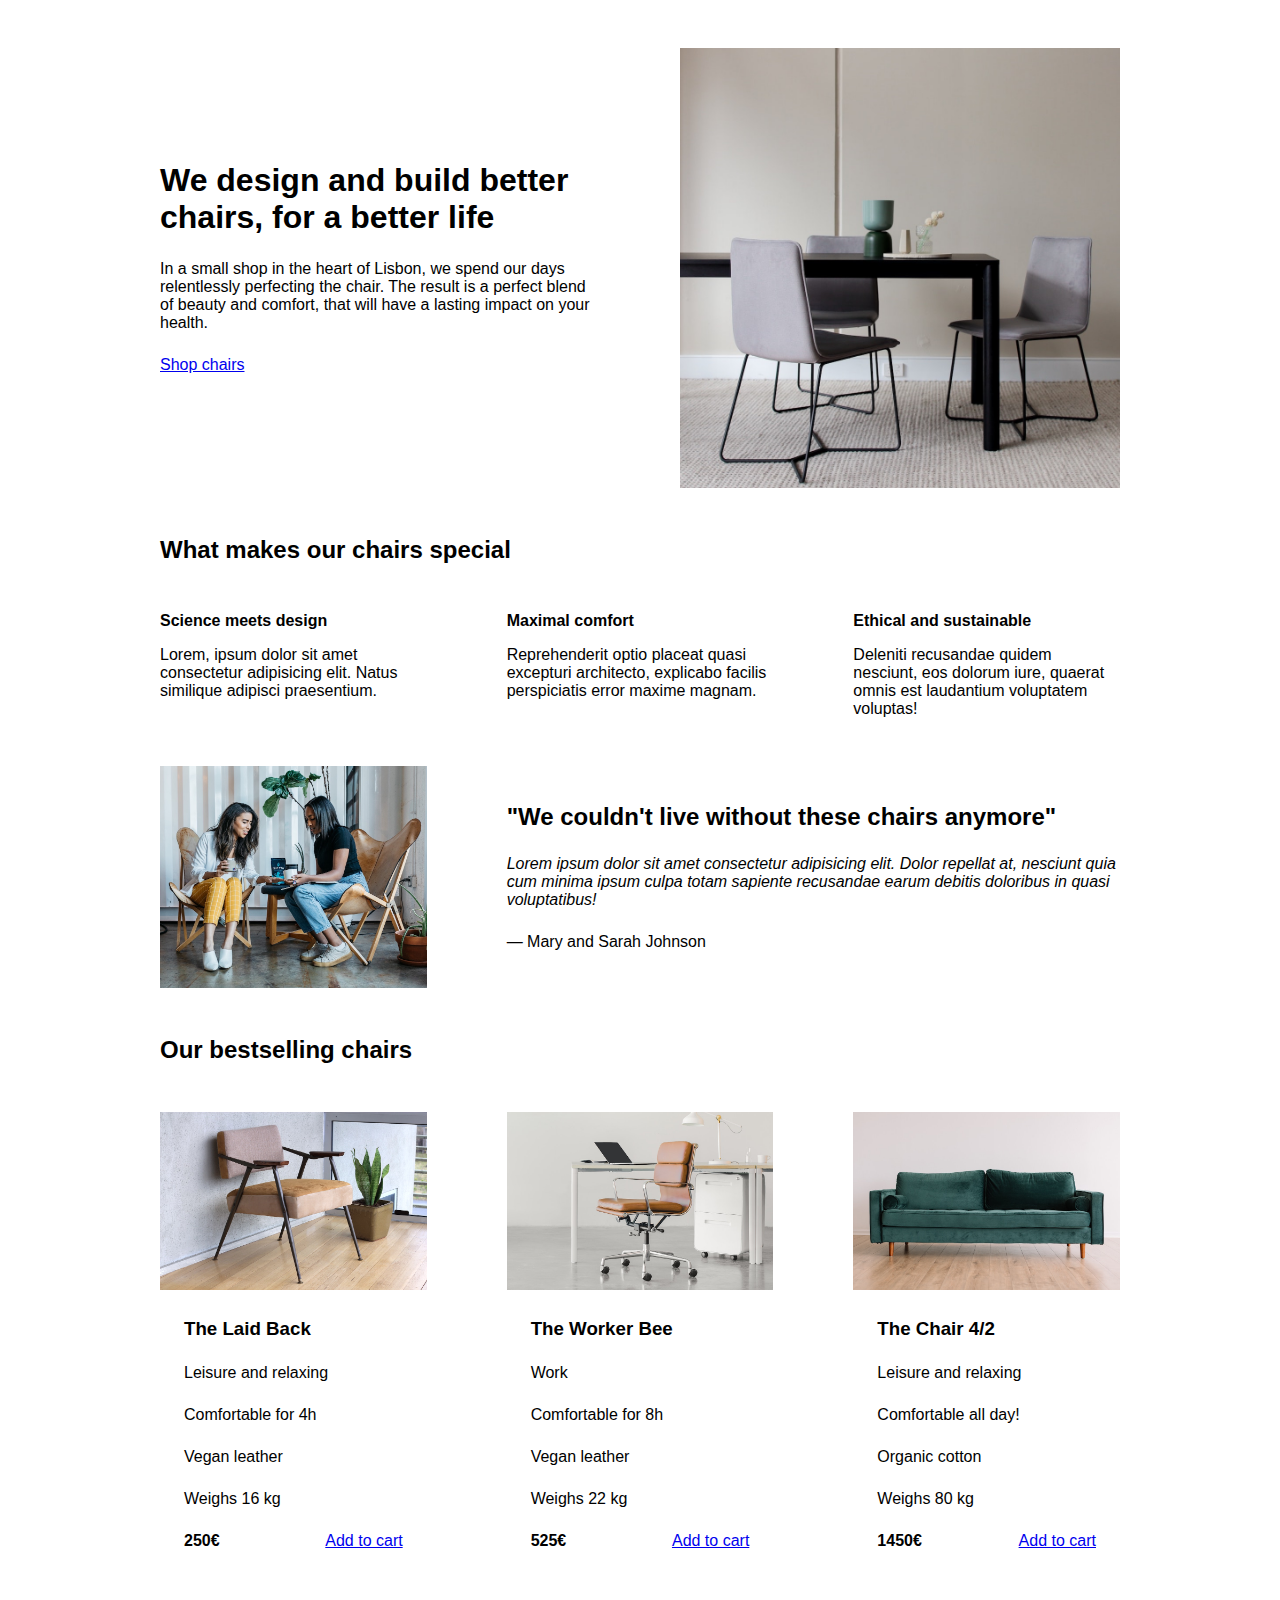
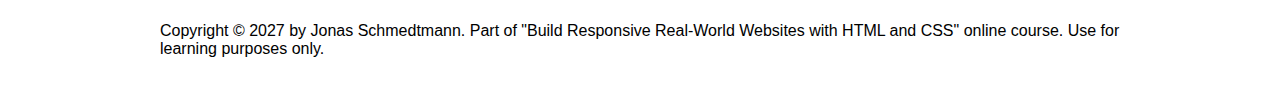
<file: base-index.html>
<!DOCTYPE html>
<html lang="en">

<head>
  <meta charset="UTF-8" />
  <meta http-equiv="X-UA-Compatible" content="IE=edge" />
  <meta name="viewport" content="width=device-width, initial-scale=1.0" />

  <link rel="stylesheet" href="style.css" />
  <title>Lisbon Chair Shop</title>
</head>

<body>
  <div class="container">
    <header>
      <div class="header-text-box">
        <h1>We design and build better chairs, for a better life</h1>
        <p class="header-text">
          In a small shop in the heart of Lisbon, we spend our days
          relentlessly perfecting the chair. The result is a perfect blend of
          beauty and comfort, that will have a lasting impact on your health.
        </p>
        <a class="btn btn--big" href="#">Shop chairs</a>
      </div>
      <img src="hero.jpg" alt="Photo" />
    </header>

    <section>
      <h2>What makes our chairs special</h2>
      <div class="grid-3-cols">
        <div>
          <p class="features-title"><strong>Science meets design</strong></p>
          <p class="features-text">
            Lorem, ipsum dolor sit amet consectetur adipisicing elit. Natus
            similique adipisci praesentium.
          </p>
        </div>

        <div>
          <p class="features-title">
            <strong>Maximal comfort</strong>
          </p>
          <p class="features-text">
            Reprehenderit optio placeat quasi excepturi architecto, explicabo
            facilis perspiciatis error maxime magnam.
          </p>
        </div>

        <div>
          <p class="features-title">
            <strong>Ethical and sustainable</strong>
          </p>
          <p class="features-text">
            Deleniti recusandae quidem nesciunt, eos dolorum iure, quaerat
            omnis est laudantium voluptatem voluptas!
          </p>
        </div>
      </div>
    </section>

    <section class="testimonial-section">
      <div class="grid-3-cols">
        <img src="customers.jpg" alt="People sitting on chairs" />
        <div class="testimonial-box">
          <h2>"We couldn't live without these chairs anymore"</h2>
          <blockquote class="testimonial-text">
            Lorem ipsum dolor sit amet consectetur adipisicing elit. Dolor
            repellat at, nesciunt quia cum minima ipsum culpa totam sapiente
            recusandae earum debitis doloribus in quasi voluptatibus!
          </blockquote>
          <p class="testimonial-author">&mdash; Mary and Sarah Johnson</p>
        </div>
      </div>
    </section>

    <section>
      <h2>Our bestselling chairs</h2>
      <div class="grid-3-cols">
        <figure class="chair">
          <img src="chair-1.jpg" alt="Chair" />
          <div class="chair-box">
            <h3>The Laid Back</h3>
            <ul class="chair-details">
              <li>
                <!-- Span is a generic INLINE text element, it doesn't have any meaning. It's like a div element, but inline -->
                <span>Leisure and relaxing</span>
              </li>
              <li>
                <span>Comfortable for 4h</span>
              </li>
              <li>
                <span>Vegan leather</span>
              </li>
              <li>
                <span>Weighs 16 kg</span>
              </li>
            </ul>
            <div class="chair-price">
              <strong>250€</strong>
              <a href="#" class="btn btn--small">Add to cart</a>
            </div>
          </div>
        </figure>

        <figure class="chair">
          <img src="chair-2.jpg" alt="Chair" />
          <div class="chair-box">
            <h3>The Worker Bee</h3>
            <ul class="chair-details">
              <li>
                <span>Work</span>
              </li>
              <li>
                <span>Comfortable for 8h</span>
              </li>
              <li>
                <span>Vegan leather</span>
              </li>
              <li>
                <span>Weighs 22 kg</span>
              </li>
            </ul>
            <div class="chair-price">
              <strong>525€</strong>
              <a href="#" class="btn btn--small">Add to cart</a>
            </div>
          </div>
        </figure>

        <figure class="chair">
          <img src="chair-3.jpg" alt="Chair" />
          <div class="chair-box">
            <h3>The Chair 4/2</h3>
            <ul class="chair-details">
              <li>
                <span>Leisure and relaxing</span>
              </li>
              <li>
                <span>Comfortable all day!</span>
              </li>
              <li>
                <span>Organic cotton</span>
              </li>
              <li>
                <span>Weighs 80 kg</span>
              </li>
            </ul>
            <div class="chair-price">
              <strong>1450€</strong>
              <a href="#" class="btn btn--small">Add to cart</a>
            </div>
          </div>
        </figure>
      </div>
    </section>

    <footer>
      Copyright &copy; 2027 by Jonas Schmedtmann. Part of "Build Responsive
      Real-World Websites with HTML and CSS" online course. Use for learning
      purposes only.
    </footer>
  </div>
</body>

</html>
</file>
<file: style.css>
/*
SPACING SYSTEM (px)
2 / 4 / 8 / 12 / 16 / 24 / 32 / 48 / 64 / 80 / 96 / 128

FONT SIZE SYSTEM (px)
10 / 12 / 14 / 16 / 18 / 20 / 24 / 30 / 36 / 44 / 52 / 62 / 74 / 86 / 98
*/

* {
  margin: 0;
  padding: 0;
  box-sizing: border-box;
}

/* ------------------------ */
/* GENERAL STYLES */
/* ------------------------ */
body {
  font-family: sans-serif;
}

.container {
  width: 960px;
  margin: 0 auto;
}

header,
section {
  margin-bottom: 48px;
}

h2 {
  margin-bottom: 48px;
}

.grid-3-cols {
  display: grid;
  grid-template-columns: repeat(3, 1fr);
  column-gap: 80px;
}

/* ------------------------ */
/* COMPONENT STYLES */
/* ------------------------ */

/* HEADER */
header {
  display: grid;
  grid-template-columns: repeat(2, 1fr);
  column-gap: 80px;
  margin-top: 48px;
}

.header-text-box {
  align-self: center;
}

h1 {
  margin-bottom: 24px;
}

.header-text {
  margin-bottom: 24px;
}

img {
  width: 100%;
}

/* FEATURES */
.features-icon {
}

.features-title {
  margin-bottom: 16px;
}

.features-text {
}

/* TESTIMONIAL */
.testimonial-section {
}

.testimonial-box {
  grid-column: 2 / -1;
  align-self: center;
}

.testimonial-box h2 {
  margin-bottom: 24px;
}

.testimonial-text {
  font-style: italic;
  margin-bottom: 24px;
}

/* CHAIRS */
.chair-box {
  padding: 24px;
}

h3 {
  margin-bottom: 24px;
}

.chair-details {
  list-style: none;
  margin-bottom: 24px;
}

.chair-details li {
  display: flex;
  align-items: center;
  gap: 12px;
  margin-bottom: 24px;
}

.chair-details li:last-child {
  margin-bottom: 0;
}

.chair-icon {
}

.chair-price {
  display: flex;
  justify-content: space-between;
}

footer {
  margin-bottom: 48px;
}
</file>
